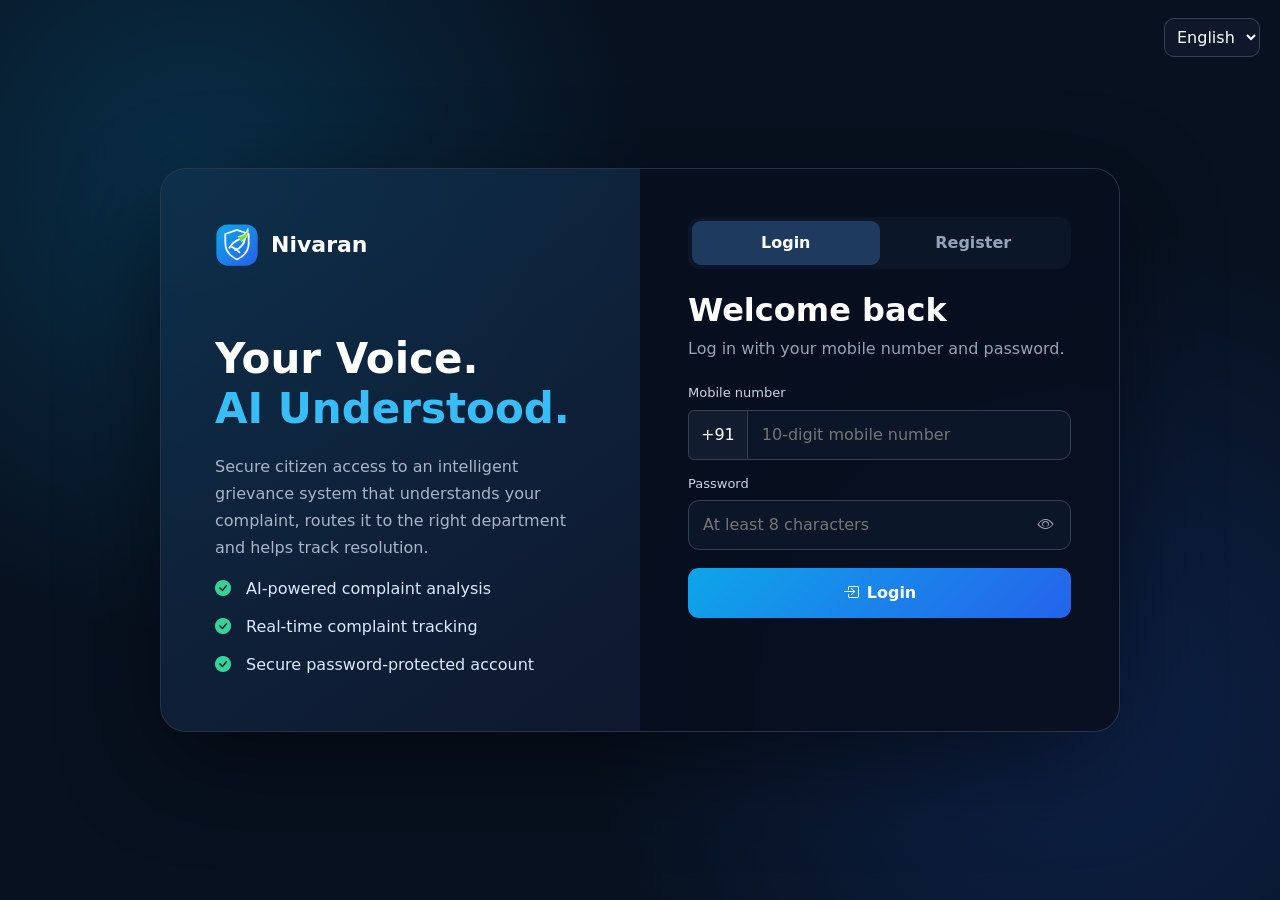
<file: smart-grievance-frontend/frontend/admin-details.html>
﻿<!doctype html>
<html lang="en"><head><meta charset="utf-8"><meta name="viewport" content="width=device-width,initial-scale=1"><meta http-equiv="Cache-Control" content="no-cache, no-store, must-revalidate"><meta http-equiv="Pragma" content="no-cache"><meta http-equiv="Expires" content="0"><title>Nivaran | Admin Details</title>
<link href="https://cdn.jsdelivr.net/npm/bootstrap@5.3.3/dist/css/bootstrap.min.css" rel="stylesheet"><link href="https://cdn.jsdelivr.net/npm/bootstrap-icons@1.11.3/font/bootstrap-icons.min.css" rel="stylesheet"><script src="js/api.js"></script>
<style>
:root{color-scheme:dark}*{box-sizing:border-box}body{min-height:100vh;margin:0;background:radial-gradient(ellipse at 15% 0%,#0ea5e918,transparent 35%),linear-gradient(145deg,#071827,#081322 65%,#0b1b2e);color:#eaf4ff;font-family:Inter,system-ui,sans-serif}.container{max-width:1450px}.topbar,.panel,.item,.metric{border:1px solid #25445d;background:linear-gradient(145deg,#102b43,#0c2035);box-shadow:0 14px 38px #0002}.topbar{border-radius:20px;padding:20px 22px}.topbar h1{font-weight:850}.muted{color:#9fb7cb}.panel{border-radius:18px;padding:20px}.item{display:block;height:100%;padding:18px;border-radius:16px;color:#eaf4ff;text-decoration:none;transition:.18s}.item:hover,.metric:hover{transform:translateY(-2px);border-color:#38bdf8;color:white}.item h2{font-size:18px;font-weight:800}.metric{display:block;height:100%;padding:18px;border-radius:16px;color:#eaf4ff;text-decoration:none;transition:.18s}.metric small{color:#9fc3dd}.metric strong{display:block;font-size:30px;margin-top:5px}.metric.pending{border-top:3px solid #f59e0b}.metric.progress{border-top:3px solid #38bdf8}.metric.resolved{border-top:3px solid #22c55e}.metric.total{border-top:3px solid #818cf8}.table-wrap{overflow:auto}.table-dark{--bs-table-bg:transparent;--bs-table-striped-bg:#15334b;--bs-table-hover-bg:#173b57;--bs-table-border-color:#274760;--bs-table-color:#e3eff8}.table th{font-size:.77rem;text-transform:uppercase;letter-spacing:.04em;color:#9fc3dd;white-space:nowrap}.table td{vertical-align:middle;min-width:90px}.avatar{width:42px;height:42px;object-fit:cover;border-radius:50%}.btn{border-radius:10px;font-weight:700}.status{display:inline-block;padding:4px 9px;border-radius:999px;background:#153b55;color:#bceaff;font-size:12px;white-space:nowrap}.status-action{border:1px solid #37617d;cursor:pointer;font:inherit}.status-action:hover{border-color:#38bdf8;color:#fff}.complaint-text{min-width:220px;max-width:360px;white-space:normal}.alert{border-radius:12px}@media(max-width:650px){.topbar{align-items:flex-start!important;gap:10px}.container{padding-left:14px;padding-right:14px}}
</style></head><body><main class="container py-4"><header class="topbar d-flex justify-content-between align-items-center mb-4"><div><a id="backButton" class="btn btn-outline-info btn-sm mb-2" href="admin.html"><i class="bi bi-arrow-left me-1"></i>Back</a><h1 id="title" class="h2 mb-1">Admin details</h1><p id="subtitle" class="muted mb-0"></p></div><a href="staff-profile.html" class="btn btn-info">My Profile</a></header><div id="message" class="alert d-none" role="status"></div><section id="content"></section></main><dialog id="statusDialog" style="width:min(760px,calc(100% - 24px));max-height:88vh;overflow:auto;border:1px solid #37617d;border-radius:18px;padding:22px;background:#0c2035;color:#eaf4ff"><div class="d-flex justify-content-between align-items-start gap-3"><div><h2 id="dialogTitle" class="h4 mb-1">Complaint status</h2><p id="dialogMeta" class="muted"></p></div><button id="dialogClose" class="btn btn-outline-light btn-sm">Close</button></div><div id="dialogClosedFrom" class="alert alert-info d-none"></div><label class="form-label" for="adminStatusSelect">Change status</label><select id="adminStatusSelect" class="form-select mb-3"><option value="pending">Pending</option><option value="in_progress">In progress</option><option value="resolved">Resolved</option><option value="rejected">Rejected</option><option value="closed">Closed</option><option value="reopened">Reopen</option></select><label class="form-label" for="adminStatusNote">Note</label><textarea id="adminStatusNote" class="form-control mb-3" rows="2"></textarea><button id="saveAdminStatus" class="btn btn-info mb-4">Save status</button><h3 class="h5">Status history</h3><div id="statusHistory" class="muted">Loading...</div></dialog>
<script>
(async()=>{
 if(!localStorage.getItem('sg_access_token'))return location.href='login.html';
 const $=selector=>document.querySelector(selector),params=new URLSearchParams(location.search),view=params.get('view')||'complaints',status=params.get('status')||'all',key=params.get('key')||'';
 const CATEGORIES=['Water Supply','Electricity','Street Light','Road','Healthcare','Sanitation','Drainage','Environment'];
 const DEPARTMENTS=['Water Supply Department','Electricity Department','Municipal Street Light Department','Road Department','Health Department','Sanitation Department','Drainage Department','Environment Department'];
 const STATUS={pending:'Pending',in_progress:'In progress',resolved:'Resolved',reopened:'Reopened',closed:'Closed',rejected:'Rejected'};
 const esc=value=>String(value??'—').replace(/[&<>"']/g,ch=>({'&':'&amp;','<':'&lt;','>':'&gt;','"':'&quot;',"'":'&#39;'}[ch]));
 let complaintsCache=null;
 const complaints=async()=>complaintsCache||(complaintsCache=await SG_API.adminComplaints());
 const showError=error=>{$('#message').textContent=error.message;$('#message').className='alert alert-danger'};
 const countStatus=(rows,which)=>rows.filter(row=>which==='resolved'?['resolved','closed'].includes(row.status):which==='in_progress'?['in_progress','reopened'].includes(row.status):row.status===which).length;
 const pretty=value=>STATUS[value]||value||'Unknown';
 let activeComplaint=null;
 $('#dialogClose').onclick=()=>$('#statusDialog').close();
 document.addEventListener('click',async event=>{const trigger=event.target.closest('.status-action');if(!trigger)return;try{
  activeComplaint=(await complaints()).find(row=>String(row.id)===trigger.dataset.complaintId);if(!activeComplaint)throw new Error('Complaint not found.');
  $('#dialogTitle').textContent='Complaint #'+activeComplaint.id+' - '+(activeComplaint.ticket_number||'');
  $('#dialogMeta').textContent=(activeComplaint.citizen_name||'Citizen')+' - '+[activeComplaint.area,activeComplaint.city,activeComplaint.district,activeComplaint.state].filter(Boolean).join(', ');
  $('#adminStatusSelect').value=activeComplaint.status;$('#adminStatusNote').value='';
  const history=await SG_API.history(activeComplaint.id),closures=history.filter(item=>item.new_status==='closed'),lastClosed=closures[closures.length-1],closedFrom=$('#dialogClosedFrom');
  closedFrom.classList.toggle('d-none',!lastClosed);closedFrom.textContent=lastClosed?'Closed from: '+pretty(lastClosed.old_status)+(lastClosed.note?' - '+lastClosed.note:''):'This complaint has no recorded close transition.';
  $('#statusHistory').innerHTML=lastClosed?'<div style="padding:10px 0"><strong>Status before close: '+pretty(lastClosed.old_status)+'</strong><small class="d-block">'+(lastClosed.created_at?new Date(lastClosed.created_at).toLocaleString():'')+'</small></div>':'No close status recorded.';
  $('#statusDialog').showModal();
 }catch(error){showError(error)}});
 $('#saveAdminStatus').onclick=async()=>{if(!activeComplaint)return;const button=$('#saveAdminStatus');button.disabled=true;try{await SG_API.updateStatus(activeComplaint.id,$('#adminStatusSelect').value,$('#adminStatusNote').value);$('#statusDialog').close();complaintsCache=null;location.reload()}catch(error){showError(error)}finally{button.disabled=false}};

 function complaintTable(rows){if(!rows.length)return '<div class="panel muted">No matching complaints found.</div>';return `<div class="panel table-wrap"><table class="table table-dark table-hover align-middle mb-0"><thead><tr><th>ID</th><th>Ticket</th><th>Citizen</th><th>Mobile</th><th>Complaint details</th><th>Photo</th><th>Location</th><th>Category</th><th>Priority</th><th>Department</th><th>Status</th><th>Created</th></tr></thead><tbody>${rows.map(row=>{const location=[row.area,row.city,row.district,row.state].filter(Boolean).join(', '),map=row.latitude!=null&&row.longitude!=null?`<a href="https://www.google.com/maps?q=${row.latitude},${row.longitude}" target="_blank" rel="noopener noreferrer">${esc(location||'Open map')}</a>`:esc(location),photo=row.evidence_path?`<button type="button" class="btn btn-sm btn-outline-info view-evidence" data-evidence="${esc(row.evidence_path)}">View photo</button>`:'—';return `<tr><td>${row.id}</td><td>${esc(row.ticket_number)}</td><td>${esc(row.citizen_name)}</td><td>${esc(row.citizen_mobile)}</td><td class="complaint-text">${esc(row.complaint_text)}</td><td>${photo}</td><td>${map}</td><td>${esc(row.category_verified||row.category_predicted)}</td><td>${esc(row.priority)}</td><td>${esc(row.department||row.assigned_department)}</td><td><button type="button" class="status status-action" data-complaint-id="${row.id}">${esc(STATUS[row.status]||row.status)}</button></td><td>${row.created_at?new Date(row.created_at).toLocaleString():''}</td></tr>`}).join('')}</tbody></table></div>`}
 document.addEventListener('click',event=>{const button=event.target.closest('.view-evidence');if(button)SG_API.viewEvidence(button.dataset.evidence).catch(showError)});
 function metric(label,value,filter,style){const href=`admin-details.html?view=category-complaints&key=${encodeURIComponent(key)}${filter==='all'?'':`&status=${filter}`}`;return `<div class="col-6 col-xl-3"><a class="metric ${style}" href="${href}"><small>${label}</small><strong>${value}</strong></a></div>`}
 try{
  const user=await SG_API.me();if(user.role!=='admin')return location.href='index.html';
  let fallback='admin.html';if(view==='department')fallback='admin-details.html?view=departments';else if(view==='category')fallback='admin-details.html?view=categories';else if(view==='category-complaints')fallback=`admin-details.html?view=category&key=${encodeURIComponent(key)}`;else if(view==='departments')fallback='admin.html';else if(view==='categories')fallback='admin.html';
  $('#backButton').href=fallback;$('#backButton').onclick=event=>{try{if(document.referrer&&new URL(document.referrer).origin===location.origin){event.preventDefault();history.back()}}catch{}};
  if(view==='feedback'){
   const rows=await SG_API.adminFeedback();$('#title').textContent='Citizen feedback';$('#subtitle').textContent=`${rows.length} feedback response(s)`;
   $('#content').innerHTML=rows.length?`<div class="panel table-wrap"><table class="table table-dark table-hover align-middle mb-0"><thead><tr><th>Ticket</th><th>Citizen</th><th>Rating</th><th>Feedback</th><th>Submitted</th></tr></thead><tbody>${rows.map(row=>`<tr><td>${esc(row.ticket_number)}</td><td>${esc(row.citizen_name)}</td><td>${'★'.repeat(row.rating)}${'☆'.repeat(5-row.rating)} (${row.rating}/5)</td><td>${esc(row.comment||'—')}</td><td>${row.created_at?new Date(row.created_at).toLocaleString():'—'}</td></tr>`).join('')}</tbody></table></div>`:'<div class="panel muted">No citizen feedback has been submitted yet.</div>';
  }else if(view==='complaints'){
   let rows=await complaints(),title='All complaints';if(status==='pending'){rows=rows.filter(row=>row.status==='pending');title='Pending complaints'}else if(status==='resolved'){rows=rows.filter(row=>['resolved','closed'].includes(row.status));title='Resolved complaints'}else if(status==='in_progress'){rows=rows.filter(row=>['in_progress','reopened'].includes(row.status));title='In progress complaints'}else if(status==='rejected'){rows=rows.filter(row=>row.status==='rejected');title='Rejected complaints'}
   $('#title').textContent=title;$('#subtitle').textContent=`${rows.length} complaint(s)`;$('#content').innerHTML=complaintTable(rows);
  }else if(view==='categories'){
   const rows=await complaints();$('#title').textContent='Complaint categories';$('#subtitle').textContent='Select a category to view its totals, statuses and complaint details.';
   $('#content').innerHTML=`<div class="row g-3">${CATEGORIES.map(category=>{const matches=rows.filter(row=>(row.category_verified||row.category_predicted)===category);return `<div class="col-md-6 col-xl-3"><a class="item" href="admin-details.html?view=category&key=${encodeURIComponent(category)}"><h2>${esc(category)}</h2><strong class="fs-3">${matches.length}</strong><div class="muted small">Total complaints</div><div class="muted small mt-2">Pending ${countStatus(matches,'pending')} · In progress ${countStatus(matches,'in_progress')} · Resolved ${countStatus(matches,'resolved')}</div></a></div>`}).join('')}</div>`;
  }else if(view==='category'){
   const rows=await complaints(),matches=rows.filter(row=>(row.category_verified||row.category_predicted)===key);if(!CATEGORIES.includes(key))throw new Error('Category not found. Return to categories and choose one of the listed categories.');
   $('#title').textContent=`${key} complaints`;$('#subtitle').textContent='Select a status to open matching complaint details.';
   $('#content').innerHTML=`<div class="row g-3 mb-4">${metric('Total complaints',matches.length,'all','total')}${metric('In progress',countStatus(matches,'in_progress'),'in_progress','progress')}${metric('Pending',countStatus(matches,'pending'),'pending','pending')}${metric('Resolved',countStatus(matches,'resolved'),'resolved','resolved')}</div><div class="d-flex flex-wrap gap-2 mb-3">${['all','pending','in_progress','resolved'].map(s=>`<a class="btn btn-outline-info btn-sm" href="admin-details.html?view=category-complaints&key=${encodeURIComponent(key)}${s==='all'?'':`&status=${s}`}">View ${s==='all'?'all':STATUS[s].toLowerCase()} complaints</a>`).join('')}</div>`;
  }else if(view==='category-complaints'){
   const rows=await complaints();let matches=rows.filter(row=>(row.category_verified||row.category_predicted)===key),label='All';if(status==='pending'){matches=matches.filter(row=>row.status==='pending');label='Pending'}else if(status==='in_progress'){matches=matches.filter(row=>['in_progress','reopened'].includes(row.status));label='In progress'}else if(status==='rejected'){matches=matches.filter(row=>row.status==='rejected');label='Rejected'}else if(status==='resolved'){matches=matches.filter(row=>['resolved','closed'].includes(row.status));label='Resolved'}
   $('#title').textContent=`${key} · ${label} complaints`;$('#subtitle').textContent=`${matches.length} complaint(s) · Complaint ID, citizen, location, details and current status`;$('#content').innerHTML=complaintTable(matches);
  }else if(view==='departments'){
   const officers=await SG_API.adminOfficers(),counts=officers.reduce((result,officer)=>{const department=officer.department||'';result[department]=(result[department]||0)+1;return result},{});$('#title').textContent='Departments';$('#subtitle').textContent='Choose a department to view only its officers.';
   $('#content').innerHTML=`<div class="row g-3">${DEPARTMENTS.map(department=>`<div class="col-md-6 col-xl-3"><a class="item" href="admin-details.html?view=department&key=${encodeURIComponent(department)}"><h2>${esc(department)}</h2><div class="fs-3">${counts[department]||0}</div><small class="muted">Officer(s)</small></a></div>`).join('')}</div>`;
  }else if(view==='department'){
   const officers=(await SG_API.adminOfficers()).filter(officer=>officer.department===key);$('#title').textContent=key;$('#subtitle').textContent=`${officers.length} officer(s) in this department`;
   $('#content').innerHTML=officers.length?`<div class="panel table-wrap"><table class="table table-dark table-hover align-middle mb-0"><thead><tr><th>Photo</th><th>Name</th><th>Mobile</th><th>Gender</th><th>Email</th><th>City</th><th>District</th><th>State</th><th>Address</th><th>Map</th><th>Active</th></tr></thead><tbody>${officers.map(officer=>`<tr><td>${officer.profile_photo_data?`<img class="avatar" src="${esc(officer.profile_photo_data)}" alt="Officer photo">`:'—'}</td><td>${esc(officer.name)}</td><td>${esc(officer.mobile)}</td><td>${esc(officer.gender)}</td><td>${esc(officer.email)}</td><td>${esc(officer.city)}</td><td>${esc(officer.district)}</td><td>${esc(officer.state)}</td><td>${esc(officer.address)}</td><td>${officer.latitude!=null&&officer.longitude!=null?`<a href="https://www.google.com/maps?q=${officer.latitude},${officer.longitude}" target="_blank" rel="noopener noreferrer">Open map</a>`:'—'}</td><td>${officer.active?'Yes':'No'}</td></tr>`).join('')}</tbody></table></div>`:'<div class="panel muted">No officers are registered in this department yet.</div>';
  }else location.href='admin-details.html?view=complaints';
 }catch(error){if(error.status===401){SG_API.clearSession();location.href='login.html'}else showError(error)}
})();
</script></body></html>
</file>
<file: smart-grievance-frontend/frontend/css/style.css>
:root{--navy:#071426;--navy2:#0b1d34;--blue:#2563eb;--cyan:#06b6d4;--green:#16a34a;--orange:#f59e0b;--red:#ef4444;--purple:#8b5cf6;--ink:#0f172a;--muted:#64748b;--line:#e2e8f0;--bg:#f6f8fc;--white:#fff;--shadow:0 18px 50px rgba(15,23,42,.08)}*{box-sizing:border-box}html{scroll-behavior:smooth}body{margin:0;font-family:Inter,ui-sans-serif,system-ui,-apple-system,"Segoe UI",sans-serif;color:var(--ink);background:var(--bg);overflow-x:hidden}a{text-decoration:none}.ambient{position:fixed;width:500px;height:500px;border-radius:50%;filter:blur(100px);opacity:.12;pointer-events:none;z-index:-1}.ambient-1{background:#2563eb;top:-180px;left:-160px}.ambient-2{background:#8b5cf6;right:-180px;top:500px}.smart-navbar{padding:16px 0;background:rgba(7,20,38,.82);backdrop-filter:blur(18px);transition:.3s;border-bottom:1px solid rgba(255,255,255,.06)}.smart-navbar.scrolled{padding:9px 0;background:rgba(7,20,38,.96)}.brand{display:flex;align-items:center;gap:10px;color:#fff}.brand-icon{width:40px;height:40px;border-radius:12px;display:grid;place-items:center;background:linear-gradient(135deg,#2563eb,#06b6d4);font-size:21px;box-shadow:0 8px 25px rgba(37,99,235,.3)}.brand b{font-size:19px}.brand em{font-style:normal;color:#67e8f9}.brand small{display:block;font-size:8px;letter-spacing:2px;color:#94a3b8}.navbar-toggler{color:#fff;border:0}.nav-link{color:#cbd5e1!important;padding:9px 11px!important;font-size:14px}.nav-link:hover,.nav-link.active{color:#fff!important}.nav-cta{color:#fff;background:#2563eb;border-radius:10px;padding:10px 15px;font-size:14px}.hero-section{min-height:760px;padding:150px 0 90px;background:radial-gradient(circle at 75% 35%,rgba(37,99,235,.20),transparent 35%),linear-gradient(145deg,#061224,#0b1e35 58%,#102944);color:#fff;position:relative}.hero-copy h1{font-size:clamp(42px,5.3vw,72px);line-height:1.02;letter-spacing:-3px;margin:22px 0}.hero-copy h1 span{background:linear-gradient(90deg,#60a5fa,#67e8f9);-webkit-background-clip:text;background-clip:text;color:transparent}.hero-copy p{max-width:610px;color:#b8c7d9;font-size:17px;line-height:1.8}.eyebrow,.section-head>span,.panel-head small,.dash-head small{font-size:11px;font-weight:800;letter-spacing:1.7px;color:#38bdf8}.live-dot{width:8px;height:8px;background:#22c55e;border-radius:50%;display:inline-block;box-shadow:0 0 0 6px rgba(34,197,94,.12)}.hero-actions{display:flex;gap:12px;flex-wrap:wrap;margin:30px 0}.btn-main{display:inline-flex;align-items:center;justify-content:center;gap:9px;border:0;background:linear-gradient(135deg,#2563eb,#0ea5e9);color:#fff;padding:13px 18px;border-radius:11px;font-weight:750;box-shadow:0 10px 30px rgba(37,99,235,.24);transition:.25s}.btn-main:hover{color:#fff;transform:translateY(-2px);box-shadow:0 15px 35px rgba(37,99,235,.34)}.btn-ghost{display:inline-flex;align-items:center;gap:9px;color:#e2e8f0;border:1px solid rgba(255,255,255,.14);padding:12px 18px;border-radius:11px;background:rgba(255,255,255,.04)}.trust-row{display:flex;gap:20px;flex-wrap:wrap;color:#8ea3ba;font-size:12px}.trust-row i{color:#67e8f9;margin-right:5px}.glass-card{background:rgba(255,255,255,.065);border:1px solid rgba(255,255,255,.12);border-radius:22px;padding:25px;box-shadow:0 30px 80px rgba(0,0,0,.25);backdrop-filter:blur(18px)}.card-top,.panel-head,.dash-head{display:flex;justify-content:space-between;align-items:center}.card-top small{color:#64748b;font-size:10px;letter-spacing:1.5px}.card-top h5{margin:5px 0 0;font-size:18px}.ai-orb{width:45px;height:45px;border-radius:14px;display:grid;place-items:center;background:linear-gradient(135deg,#2563eb,#7c3aed);font-size:20px}.complaint-preview{display:flex;gap:14px;margin:25px 0;padding:15px;border:1px solid rgba(255,255,255,.08);background:rgba(0,0,0,.15);border-radius:14px}.complaint-icon{width:42px;height:42px;display:grid;place-items:center;background:rgba(14,165,233,.14);border-radius:12px;color:#38bdf8}.complaint-preview small,.analysis-grid small,.route-box small,.eta-row small{display:block;color:#64748b;font-size:9px;letter-spacing:1.3px;font-weight:800}.complaint-preview p{margin:5px 0 0;color:#dbe5ef;font-size:14px}.analysis-label{font-size:11px;letter-spacing:1.4px;color:#93c5fd;display:flex;gap:7px}.analysis-label span{margin-left:auto;color:#22c55e}.analysis-grid{display:grid;grid-template-columns:1fr 1fr;gap:10px;margin:12px 0}.analysis-grid>div{padding:13px;border:1px solid rgba(255,255,255,.08);border-radius:12px;background:rgba(255,255,255,.025)}.analysis-grid strong,.route-box strong,.eta-row strong{display:block;margin-top:7px;font-size:14px}.critical{color:#fb7185!important}.route-box{display:flex;align-items:center;gap:12px;padding:14px;border-radius:13px;background:rgba(37,99,235,.10);border:1px solid rgba(96,165,250,.14)}.route-box>i:first-child{font-size:20px;color:#60a5fa}.route-box .ok{margin-left:auto;color:#22c55e}.eta-row{display:flex;justify-content:space-between;align-items:center;margin-top:16px}.score-ring{width:58px;height:58px;border-radius:50%;display:grid;place-items:center;border:5px solid #2563eb;color:#bfdbfe;font-size:12px;font-weight:800}.stats-strip{background:#fff;border-bottom:1px solid var(--line)}.stats-grid{display:grid;grid-template-columns:repeat(4,1fr)}.stats-grid>div{padding:25px 15px;display:flex;gap:13px;align-items:center;border-right:1px solid var(--line)}.stats-grid>div:last-child{border:0}.stats-grid i{font-size:24px;color:#2563eb}.stats-grid b{display:block;font-size:25px}.stats-grid span{display:block;color:var(--muted);font-size:12px}.section{padding:100px 0}.section-head{max-width:760px;margin-bottom:45px}.section-head.light{color:#fff}.section-head h2{font-size:clamp(32px,4vw,48px);letter-spacing:-1.7px;margin:9px 0 13px}.section-head h2 em{font-style:normal;color:#2563eb}.section-head.light h2 em{color:#67e8f9}.section-head p{color:var(--muted);line-height:1.75}.section-head.light p{color:#94a3b8}.panel{background:#fff;border:1px solid var(--line);border-radius:20px;box-shadow:var(--shadow);padding:25px;height:100%}.panel-head{margin-bottom:22px}.panel-head h3{margin:4px 0;font-size:21px}.ai-tag,.state{font-size:10px;padding:7px 10px;border-radius:99px;background:#eff6ff;color:#2563eb;font-weight:800}.complaint-form label{display:block;font-size:13px;font-weight:750;margin-bottom:7px}.complaint-form textarea,.complaint-form input,.complaint-form select{width:100%;border:1px solid #dbe3ee;background:#f8fafc;border-radius:11px;padding:12px 13px;outline:0;font:inherit}.complaint-form textarea:focus,.complaint-form input:focus,.complaint-form select:focus{border-color:#60a5fa;box-shadow:0 0 0 4px rgba(37,99,235,.08)}.upload-box{display:flex!important;align-items:center;gap:12px;border:1.5px dashed #cbd5e1;border-radius:13px;padding:17px;cursor:pointer;background:#f8fafc}.upload-box i{font-size:23px;color:#2563eb}.upload-box b{font-size:13px}.upload-box small{margin-left:auto;color:#64748b}.image-preview img{max-width:120px;max-height:90px;border-radius:10px;margin-top:10px;object-fit:cover}.location-row{display:flex;align-items:center;gap:12px;margin-top:14px}.mini-btn{border:1px solid #dbe3ee;background:#fff;padding:9px 12px;border-radius:10px;font-size:12px;font-weight:700}.location-row span{font-size:12px;color:#64748b}.empty-result{text-align:center;padding:50px 20px}.empty-result>div{width:70px;height:70px;margin:auto;display:grid;place-items:center;border-radius:20px;background:#eff6ff;color:#2563eb;font-size:30px}.empty-result h4{margin:17px 0 6px}.empty-result p{color:#64748b;font-size:13px}.result-card{background:linear-gradient(180deg,#fff,#f8fbff)}.ticket-box{padding:15px;border-radius:13px;background:#0b1d34;color:#fff;margin-bottom:12px}.ticket-box small{display:block;color:#93a8bd;font-size:9px;letter-spacing:1.4px}.ticket-box b{font-size:20px}.result-grid{display:grid;grid-template-columns:1fr 1fr;gap:10px}.result-grid>div{padding:13px;border:1px solid var(--line);border-radius:12px}.result-grid small,.result-line small{display:block;font-size:9px;letter-spacing:1.2px;color:#64748b;font-weight:800}.result-grid b{display:block;margin-top:6px}.result-line{display:flex;gap:12px;align-items:center;padding:13px;margin-top:10px;border:1px solid var(--line);border-radius:12px}.result-line>i{font-size:19px;color:#2563eb}.result-line b{display:block;margin-top:3px;font-size:13px}.dark-section,.dashboard-section{background:linear-gradient(145deg,#061224,#0c2139);color:#fff}.process{height:100%;padding:28px;border:1px solid rgba(255,255,255,.09);border-radius:18px;background:rgba(255,255,255,.035);transition:.25s}.process:hover,.feature:hover{transform:translateY(-5px)}.process>span{color:#60a5fa;font-weight:800;font-size:12px}.process i{display:grid;place-items:center;width:50px;height:50px;margin:25px 0 18px;border-radius:14px;background:rgba(37,99,235,.15);color:#60a5fa;font-size:23px}.process h4{font-size:18px}.process p{color:#8ea3ba;font-size:13px;line-height:1.6}.feature{height:100%;padding:25px;background:#fff;border:1px solid var(--line);border-radius:18px;transition:.25s;box-shadow:0 8px 30px rgba(15,23,42,.04)}.feature>i{width:48px;height:48px;border-radius:14px;display:grid;place-items:center;background:#eff6ff;font-size:22px}.feature h4{margin:17px 0 7px;font-size:18px}.feature p{color:#64748b;font-size:13px;line-height:1.6;margin:0}.blue{color:#2563eb}.purple{color:#8b5cf6}.cyan{color:#0891b2}.orange{color:#d97706}.red{color:#dc2626}.green{color:#16a34a}.dashboard-section{padding-bottom:110px}.kpi{background:rgba(255,255,255,.06);border:1px solid rgba(255,255,255,.08);padding:20px;border-radius:16px;display:flex;gap:14px;align-items:center}.kpi>i{width:45px;height:45px;border-radius:12px;background:rgba(255,255,255,.07);display:grid;place-items:center;font-size:20px}.kpi small{display:block;color:#8ea3ba;font-size:9px;letter-spacing:1.2px}.kpi b{display:block;font-size:25px;color:#fff}.kpi span{font-size:11px;color:#34d399}.dash-panel{height:100%;padding:22px;border-radius:18px;background:rgba(255,255,255,.055);border:1px solid rgba(255,255,255,.09)}.dash-head{margin-bottom:15px}.dash-head h4{margin:5px 0 0;color:#fff}.dash-head>span{font-size:9px;color:#34d399;background:rgba(34,197,94,.1);padding:6px 9px;border-radius:99px}.dash-head>i{font-size:21px;color:#67e8f9}.dash-panel canvas{max-height:310px}.insight{position:relative;padding:14px 50px 12px 14px;border-bottom:1px solid rgba(255,255,255,.07)}.insight b{color:#fff;font-size:13px}.insight p{color:#94a3b8;font-size:12px;margin:5px 0 0}.insight>span{position:absolute;right:0;top:15px;color:#67e8f9;font-weight:800}.recommend{display:flex;gap:12px;margin-top:15px;padding:14px;border-radius:12px;background:rgba(37,99,235,.11)}.recommend>i{color:#fbbf24;font-size:19px}.recommend p{color:#94a3b8;font-size:12px;margin:3px 0}.emergency-section{background:#f8fafc}.emergency-card{border-radius:22px;padding:26px;background:#fff;border:1px solid #fecaca;box-shadow:var(--shadow)}.emergency-top{display:flex;gap:16px;align-items:center;padding-bottom:22px;border-bottom:1px solid var(--line);margin-bottom:22px}.emergency-icon{width:55px;height:55px;display:grid;place-items:center;border-radius:15px;background:#fef2f2;color:#dc2626;font-size:24px}.emergency-top small,.relief small,.response>small{font-size:9px;font-weight:850;letter-spacing:1.4px;color:#dc2626}.emergency-top h3{margin:4px 0;font-size:22px}.emergency-top p{margin:0;color:#64748b;font-size:13px}.impact{margin-left:auto;text-align:right}.impact small{display:block;color:#64748b}.impact b{font-size:38px;color:#dc2626}.impact span{color:#64748b}.relief{padding:22px;border-radius:16px;background:#fff7ed;border:1px solid #fed7aa}.relief-title{display:flex;gap:13px;align-items:center}.relief-title>i{font-size:25px;color:#ea580c}.relief-title small{color:#ea580c}.relief-title h4{margin:4px 0}.relief-grid{display:grid;grid-template-columns:repeat(3,1fr);gap:10px;margin:22px 0}.relief-grid div{padding:12px;border-radius:11px;background:#fff}.relief-grid small{color:#64748b}.relief-grid b{display:block;margin-top:5px;font-size:12px}.note{display:block;margin-top:10px;color:#92400e}.response{padding:22px;border-radius:16px;background:#f8fafc;border:1px solid var(--line)}.response h4{margin:5px 0 20px}.response-step{display:flex;gap:12px;position:relative;padding:0 0 20px}.response-step>i{width:27px;height:27px;border-radius:50%;display:grid;place-items:center;border:1px solid #cbd5e1;color:#94a3b8;font-size:12px;background:#fff;z-index:1}.response-step:not(:last-child):after{content:"";position:absolute;left:13px;top:27px;width:1px;height:28px;background:#cbd5e1}.response-step.done>i{background:#dcfce7;border-color:#86efac;color:#16a34a}.response-step.active>i{background:#eff6ff;border-color:#93c5fd;color:#2563eb}.response-step b{display:block;font-size:12px}.response-step small{display:block;color:#64748b;margin-top:2px}.map-card{background:#fff;border:1px solid var(--line);padding:8px;border-radius:18px;box-shadow:var(--shadow)}#complaintMap{height:480px;border-radius:13px;overflow:hidden}.hotspot-panel{height:100%;padding:22px;background:#fff;border:1px solid var(--line);border-radius:18px;box-shadow:var(--shadow)}.hotspot{display:flex;align-items:center;gap:11px;padding:16px 0;border-bottom:1px solid var(--line)}.hotspot>div{flex:1}.hotspot b{display:block;font-size:13px}.hotspot small{display:block;color:#64748b;font-size:11px}.hotspot>span{font-size:10px;font-weight:800}.critical-dot,.warning-dot,.normal-dot{display:block;width:10px;height:10px;border-radius:50%}.critical-dot{background:#ef4444}.warning-dot{background:#f59e0b}.normal-dot{background:#22c55e}.legend{display:flex;gap:15px;margin-top:20px;font-size:11px;color:#64748b}.legend span{display:flex;gap:5px;align-items:center}.track-section{padding-top:70px}.track-card{padding:45px;border-radius:24px;background:linear-gradient(135deg,#071426,#102c4a);color:#fff;box-shadow:0 25px 60px rgba(7,20,38,.2)}.track-card h2{font-size:42px;letter-spacing:-1.5px}.track-card h2 em{font-style:normal;color:#67e8f9}.track-card p{color:#9fb1c6;max-width:530px;line-height:1.7}.tracking-box{padding:20px;border-radius:16px;background:rgba(255,255,255,.06);border:1px solid rgba(255,255,255,.1)}.tracking-box label{font-size:11px;color:#b7c6d8;font-weight:700}.tracking-input{display:flex;align-items:center;gap:10px;margin:8px 0}.tracking-input i{color:#67e8f9}.tracking-input input{flex:1;min-width:0;border:0;outline:0;background:transparent;color:#fff}.tracking-input input::placeholder{color:#71859b}.tracking-input button{border:0;border-radius:9px;padding:9px 13px;background:#2563eb;color:#fff;font-weight:750}.tracking-box>small{font-size:10px;color:#7f94aa}.tracking-result{margin-top:18px}.ticket-summary{display:flex;justify-content:space-between;align-items:center}.ticket-summary small{display:block;color:#7f94aa;font-size:9px}.ticket-summary b{display:block;font-size:18px}.ticket-summary>span{font-size:9px;background:rgba(34,197,94,.12);color:#4ade80;padding:7px 9px;border-radius:99px}.ticket-progress{display:flex;align-items:center;margin-top:22px}.ticket-progress i{width:27px;height:27px;border-radius:50%;display:grid;place-items:center;border:1px solid #52677d;color:#7f94aa;font-style:normal;font-size:10px}.ticket-progress i.done,.ticket-progress i.active{background:#2563eb;border-color:#2563eb;color:#fff}.ticket-progress b{height:2px;background:#334b63;flex:1}.progress-labels{display:flex;justify-content:space-between;color:#7f94aa;font-size:9px;margin-top:7px}.cta-section{padding:100px 0;background:#fff}.cta-section>div>span{font-size:10px;letter-spacing:1.7px;color:#2563eb;font-weight:800}.cta-section h2{font-size:clamp(36px,5vw,60px);letter-spacing:-2px;margin:13px 0}.cta-section h2 em{font-style:normal;color:#2563eb}footer{background:#061224;color:#fff;padding:60px 0 25px}footer p{color:#7f94aa;max-width:500px;margin-top:17px;font-size:13px;line-height:1.7}footer h6{font-size:12px;letter-spacing:1px;color:#fff}footer a:not(.brand){display:block;color:#7f94aa;font-size:12px;margin:11px 0}.footer-bottom{border-top:1px solid rgba(255,255,255,.08);margin-top:35px;padding-top:20px;display:flex;justify-content:space-between;color:#64788d;font-size:10px}.smart-toast{position:fixed;right:22px;bottom:22px;z-index:9999;background:#0b1d34;color:#fff;border:1px solid rgba(255,255,255,.12);padding:13px 16px;border-radius:12px;box-shadow:0 15px 40px rgba(0,0,0,.25);display:flex;gap:10px;align-items:center;transform:translateY(120px);opacity:0;transition:.3s}.smart-toast.show{transform:none;opacity:1}.smart-toast i{color:#4ade80}@media(max-width:991px){.hero-section{padding-top:130px}.stats-grid{grid-template-columns:1fr 1fr}.stats-grid>div:nth-child(2){border-right:0}.stats-grid>div{border-bottom:1px solid var(--line)}.relief-grid{grid-template-columns:1fr}.impact{min-width:90px}.nav-cta{display:inline-block;margin:8px 0}.track-card h2{font-size:34px}}@media(max-width:575px){.hero-copy h1{font-size:42px;letter-spacing:-2px}.hero-section{padding-bottom:60px}.stats-grid{grid-template-columns:1fr}.stats-grid>div{border-right:0}.section{padding:70px 0}.trust-row{gap:10px}.glass-card,.panel,.track-card,.emergency-card{padding:18px}.emergency-top{align-items:flex-start}.impact{display:none}.track-card{padding:28px}.footer-bottom{flex-direction:column;gap:8px}.relief-grid{grid-template-columns:1fr}.hero-actions>a{width:100%}}
</file>
